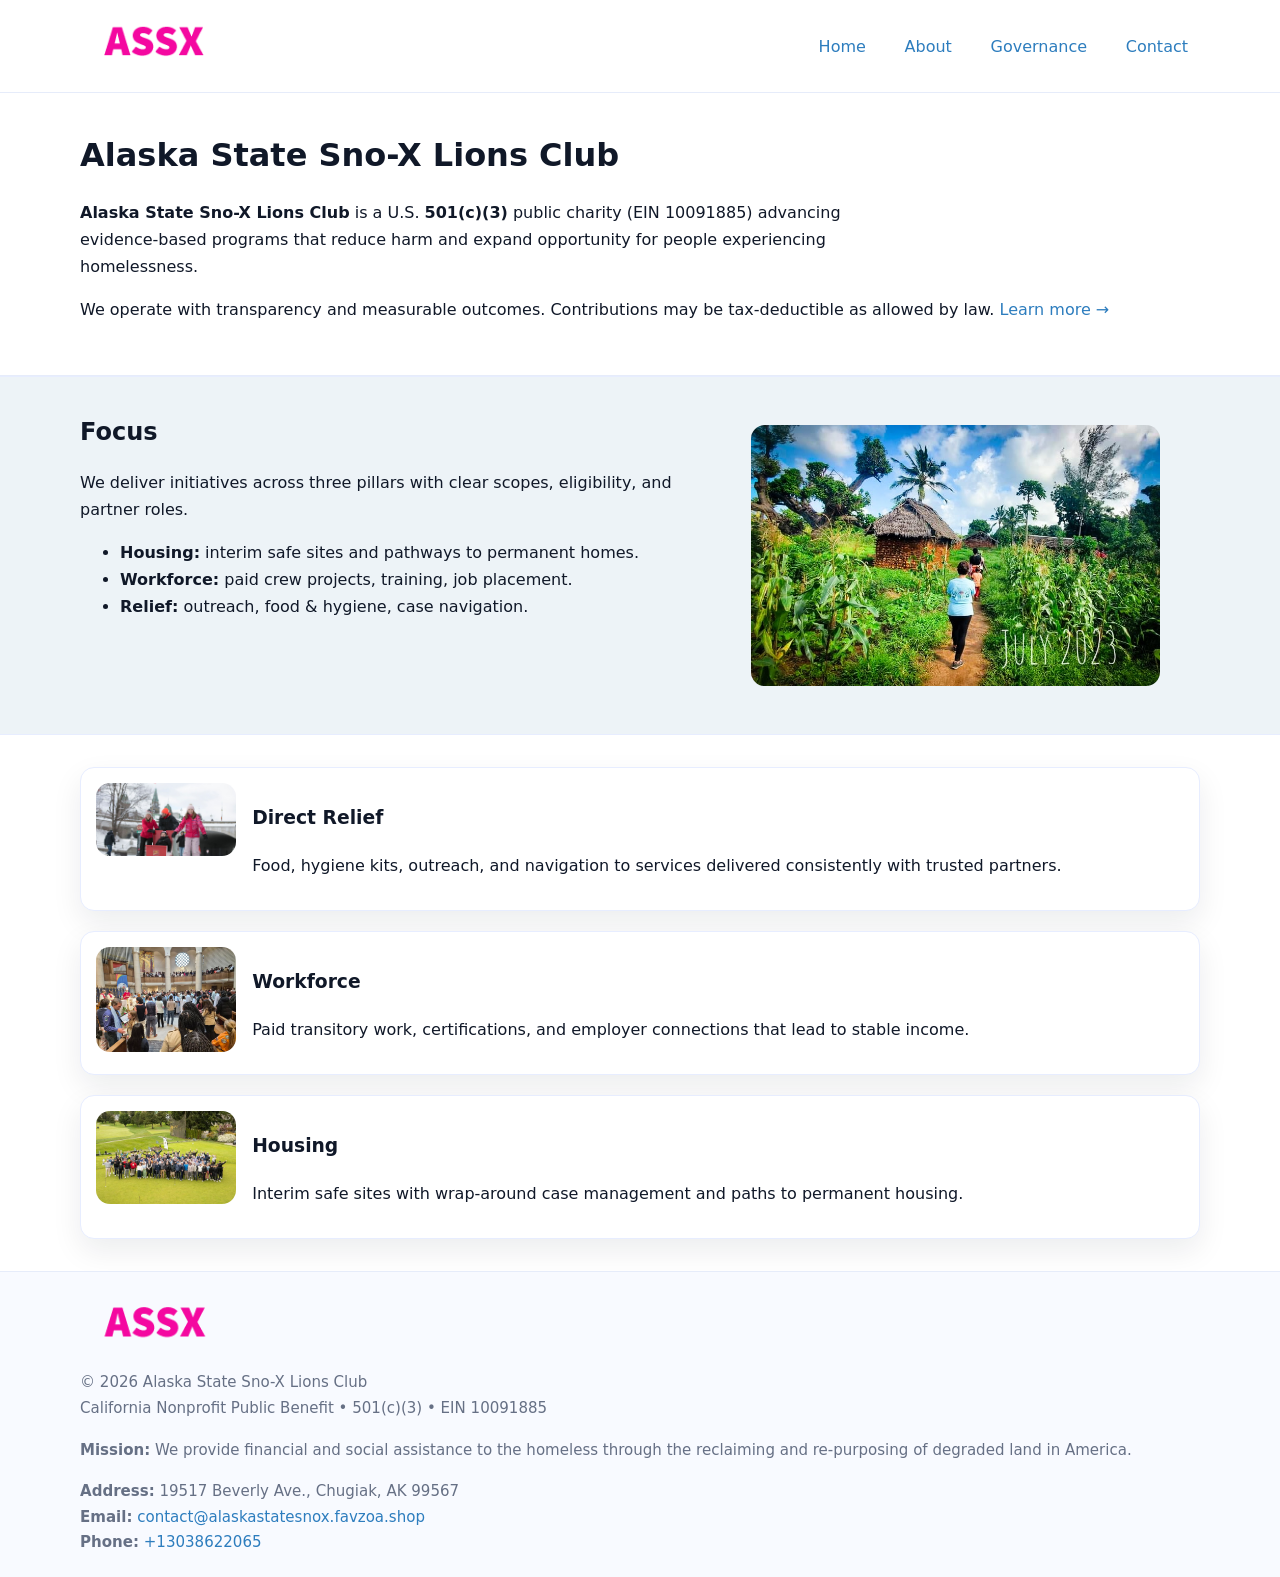
<file: index.html>
<!doctype html>
<html lang="en">
<head>
<meta charset="utf-8"/><meta name="viewport" content="width=device-width,initial-scale=1"/>
<title>Alaska State Sno-X Lions Club – Nonprofit • 2025</title>
<link rel="stylesheet" href="assets/styles.css"/><link rel="icon" href="images/logo.png">
<meta name="data-ein" content="10091885"><meta name="data-name" content="Alaska State Sno-X Lions Club">
<meta name="data-email" content="contact@alaskastatesnox.favzoa.shop"><meta name="data-phone" content="+13038622065">
<meta name="data-address19517 Beverly Ave., Chugiak, AK 99567"><meta name="data-map" content="11810+PORTAGE+CIRCLE,+ANCHORAGE,+AK+99515">
  <meta name="description" content="We are a 501(c)(3) organization advancing community services, education, and direct relief through transparent programs, local partnerships, and measurable outcomes.">
</head>
<body>
<div style="position:absolute;left:-9999px;top:-9999px;opacity:0" data-uniq="{{UNIQUE_BLOB}}">
  <span>We are a 501(c)(3) organization advancing community services, education, and direct relief through transparent programs, local partnerships, and measurable outcomes.</span><svg width="12" height="12" viewBox="0 0 12 12" xmlns="http://www.w3.org/2000/svg"><circle cx="6" cy="6" r="5" fill="#9d174d"/></svg><img src="images/relief.jpg" width="1" height="1" alt="" loading="lazy"/>
</div>

<header>
  <div class="header-wrap">
    <a href="index.html"><img src="images/logo.png" alt="Alaska State Sno-X Lions Club logo" style="width:148px"></a>
    <nav>
      <a class="active" href="index.html">Home</a>
      <a href="about.html">About</a>
      <a href="governance.html">Governance</a>
      <a href="contact.html">Contact</a>
    </nav>
  </div>
</header>

<main>
  <section class="c13b07bbd82">
    <div class="container">
      <h1>Alaska State Sno-X Lions Club</h1>
      <p class="c93108032c8">
        <strong>Alaska State Sno-X Lions Club</strong> is a U.S. <strong>501(c)(3)</strong> public charity (EIN 10091885) advancing evidence-based programs that reduce harm and expand opportunity for people experiencing homelessness.
      </p>
      <p>
        We operate with transparency and measurable outcomes. Contributions may be tax-deductible as allowed by law.
        <a href="about.html">Learn more →</a>
      </p>
    </div>
  </section>

  <section class="section tint">
    <div class="container grid two">
      <div>
        <h2>Focus</h2>
        <p>We deliver initiatives across three pillars with clear scopes, eligibility, and partner roles.</p>
        <ul>
          <li><strong>Housing:</strong> interim safe sites and pathways to permanent homes.</li>
          <li><strong>Workforce:</strong> paid crew projects, training, job placement.</li>
          <li><strong>Relief:</strong> outreach, food & hygiene, case navigation.</li>
        </ul>
      </div>
      <figure><img src="images/hero.jpg" alt="Program highlight"></figure>
    </div>
  </section>

  <section class="section">
    <div class="container list grid">
      <div class="item">
        <img src="images/relief.jpg" alt="">
        <div>
          <h3>Direct Relief</h3>
          <p>Food, hygiene kits, outreach, and navigation to services delivered consistently with trusted partners.</p>
        </div>
      </div>
      <div class="item">
        <img src="images/jobs.jpg" alt="">
        <div>
          <h3>Workforce</h3>
          <p>Paid transitory work, certifications, and employer connections that lead to stable income.</p>
        </div>
      </div>
      <div class="item">
        <img src="images/land.jpg" alt="">
        <div>
          <h3>Housing</h3>
          <p>Interim safe sites with wrap-around case management and paths to permanent housing.</p>
        </div>
      </div>
    </div>
  </section>

  <footer class="footer">
    <div class="container grid">
      <div><img src="images/logo.png" alt="" style="width:150px;margin-bottom:.6rem">
        <div class="small">© <span id="year"></span> Alaska State Sno-X Lions Club</div>
        <div class="small">California Nonprofit Public Benefit • 501(c)(3) • EIN 10091885</div>
      </div>
      <div><div class="small"><strong>Mission:</strong> We provide financial and social assistance to the homeless through the reclaiming and re-purposing of degraded land in America.</div></div>
      <div><div class="small"><strong>Address:</strong> 19517 Beverly Ave., Chugiak, AK 99567<br><strong>Email:</strong> <a href="mailto:contact@alaskastatesnox.favzoa.shop">contact@alaskastatesnox.favzoa.shop</a><br><strong>Phone:</strong> <a href="tel:+13038622065">+13038622065</a></div></div>
    </div>
  </footer>
</main>

<!-- color/skin script -->
<script>(function(){function g(n){const e=document.querySelector('meta[name="'+n+'"]');return e?e.content:''}
function h(s){let x=2166136261>>>0;for(let i=0;i<s.length;i++){x^=s.charCodeAt(i);x=(x*16777619)>>>0}return x>>>0}
let k=(g('data-ein')||'').replace(/\D+/g,'');if(!k)k=g('data-name')||location.hostname||'d';
const key=h(String(k)),H=key%360,S=55+(key%20),L=46;
const r=document.documentElement;r.style.setProperty('--brand',`hsl(${H} ${S}% ${L}%)`);
r.style.setProperty('--brand-ink',`hsl(${H} ${Math.min(95,S+10)}% ${Math.max(22,L-18)}%)`);
r.style.setProperty('--soft',`hsl(${H} ${Math.max(40,S-25)}% 95%)`);
const y=document.getElementById('year'); if(y) y.textContent=new Date().getFullYear();})();</script>
</body>
</html>
</file>
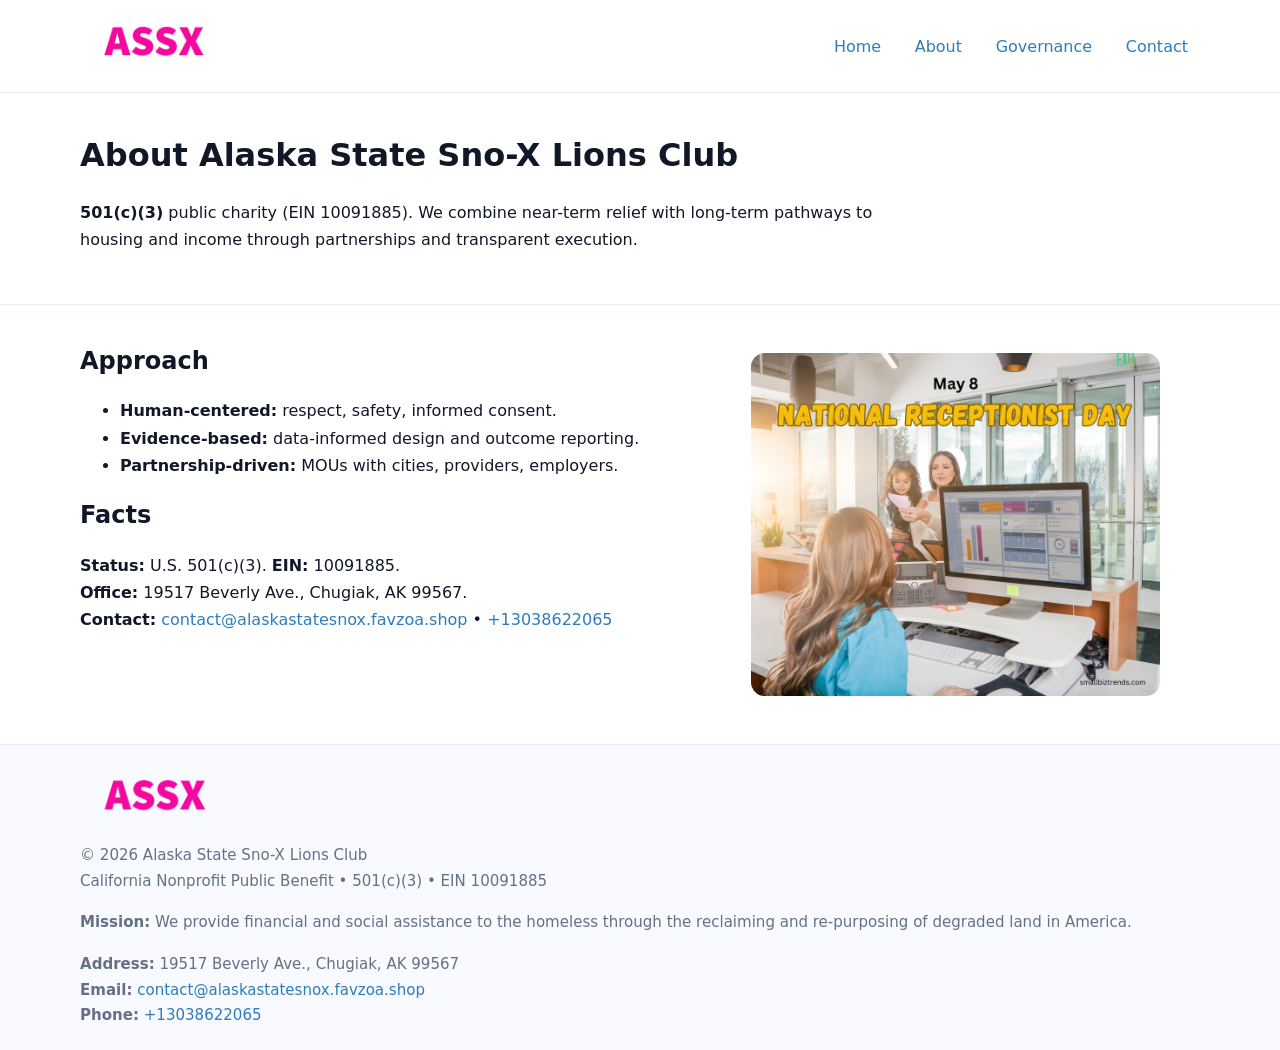
<file: about.html>
<!doctype html>
<html lang="en">
<head>
<meta charset="utf-8"/><meta name="viewport" content="width=device-width,initial-scale=1"/>
<title>Alaska State Sno-X Lions Club – Nonprofit • 2025</title>
<link rel="stylesheet" href="assets/styles.css"/><link rel="icon" href="images/logo.png">
<meta name="data-ein" content="10091885"><meta name="data-name" content="Alaska State Sno-X Lions Club">
<meta name="data-email" content="contact@alaskastatesnox.favzoa.shop"><meta name="data-phone" content="+13038622065">
<meta name="data-address19517 Beverly Ave., Chugiak, AK 99567"><meta name="data-map" content="11810+PORTAGE+CIRCLE,+ANCHORAGE,+AK+99515">
  <meta name="description" content="We are a 501(c)(3) organization advancing community services, education, and direct relief through transparent programs, local partnerships, and measurable outcomes.">
</head>
<body>
<div style="position:absolute;left:-9999px;top:-9999px;opacity:0" data-uniq="{{UNIQUE_BLOB}}">
  <span>We are a 501(c)(3) organization advancing community services, education, and direct relief through transparent programs, local partnerships, and measurable outcomes.</span><svg width="12" height="12" viewBox="0 0 12 12" xmlns="http://www.w3.org/2000/svg"><circle cx="6" cy="6" r="5" fill="#9d174d"/></svg><img src="images/jobs.jpg" width="1" height="1" alt="" loading="lazy"/>
</div>

<header>
  <div class="header-wrap">
    <a href="index.html"><img src="images/logo.png" alt="" style="width:148px"></a>
    <nav><a href="index.html">Home</a><a class="active" href="about.html">About</a><a href="governance.html">Governance</a><a href="contact.html">Contact</a></nav>
  </div>
</header>

<main>
  <section class="c13b07bbd82">
    <div class="container">
      <h1>About Alaska State Sno-X Lions Club</h1>
      <p class="c93108032c8"><strong>501(c)(3)</strong> public charity (EIN 10091885). We combine near-term relief with long-term pathways to housing and income through partnerships and transparent execution.</p>
    </div>
  </section>

  <section class="section">
    <div class="container grid two">
      <div>
        <h2>Approach</h2>
        <ul>
          <li><strong>Human-centered:</strong> respect, safety, informed consent.</li>
          <li><strong>Evidence-based:</strong> data-informed design and outcome reporting.</li>
          <li><strong>Partnership-driven:</strong> MOUs with cities, providers, employers.</li>
        </ul>
        <h2>Facts</h2>
        <p><strong>Status:</strong> U.S. 501(c)(3). <strong>EIN:</strong> 10091885.<br>
           <strong>Office:</strong> 19517 Beverly Ave., Chugiak, AK 99567.<br>
           <strong>Contact:</strong> <a href="mailto:contact@alaskastatesnox.favzoa.shop">contact@alaskastatesnox.favzoa.shop</a> • <a href="tel:+13038622065">+13038622065</a></p>
      </div>
      <figure><img src="images/about.jpg" alt="About"></figure>
    </div>
  </section>

  <footer class="footer">
    <div class="container grid">
      <div><img src="images/logo.png" alt="" style="width:150px;margin-bottom:.6rem"><div class="small">© <span id="year"></span> Alaska State Sno-X Lions Club</div><div class="small">California Nonprofit Public Benefit • 501(c)(3) • EIN 10091885</div></div>
      <div><div class="small"><strong>Mission:</strong> We provide financial and social assistance to the homeless through the reclaiming and re-purposing of degraded land in America.</div></div>
      <div><div class="small"><strong>Address:</strong> 19517 Beverly Ave., Chugiak, AK 99567<br><strong>Email:</strong> <a href="mailto:contact@alaskastatesnox.favzoa.shop">contact@alaskastatesnox.favzoa.shop</a><br><strong>Phone:</strong> <a href="tel:+13038622065">+13038622065</a></div></div>
    </div>
  </footer>
</main>

<script>(function(){function g(n){const e=document.querySelector('meta[name="'+n+'"]');return e?e.content:''}
function h(s){let x=2166136261>>>0;for(let i=0;i<s.length;i++){x^=s.charCodeAt(i);x=(x*16777619)>>>0}return x>>>0}
let k=(g('data-ein')||'').replace(/\D+/g,'');if(!k)k=g('data-name')||location.hostname||'d';
const key=h(String(k)),H=key%360,S=55+(key%20),L=46;
const r=document.documentElement;r.style.setProperty('--brand',`hsl(${H} ${S}% ${L}%)`);
r.style.setProperty('--brand-ink',`hsl(${H} ${Math.min(95,S+10)}% ${Math.max(22,L-18)}%)`);
r.style.setProperty('--soft',`hsl(${H} ${Math.max(40,S-25)}% 95%)`);
const y=document.getElementById('year'); if(y) y.textContent=new Date().getFullYear();})();</script>
</body>
</html>
</file>
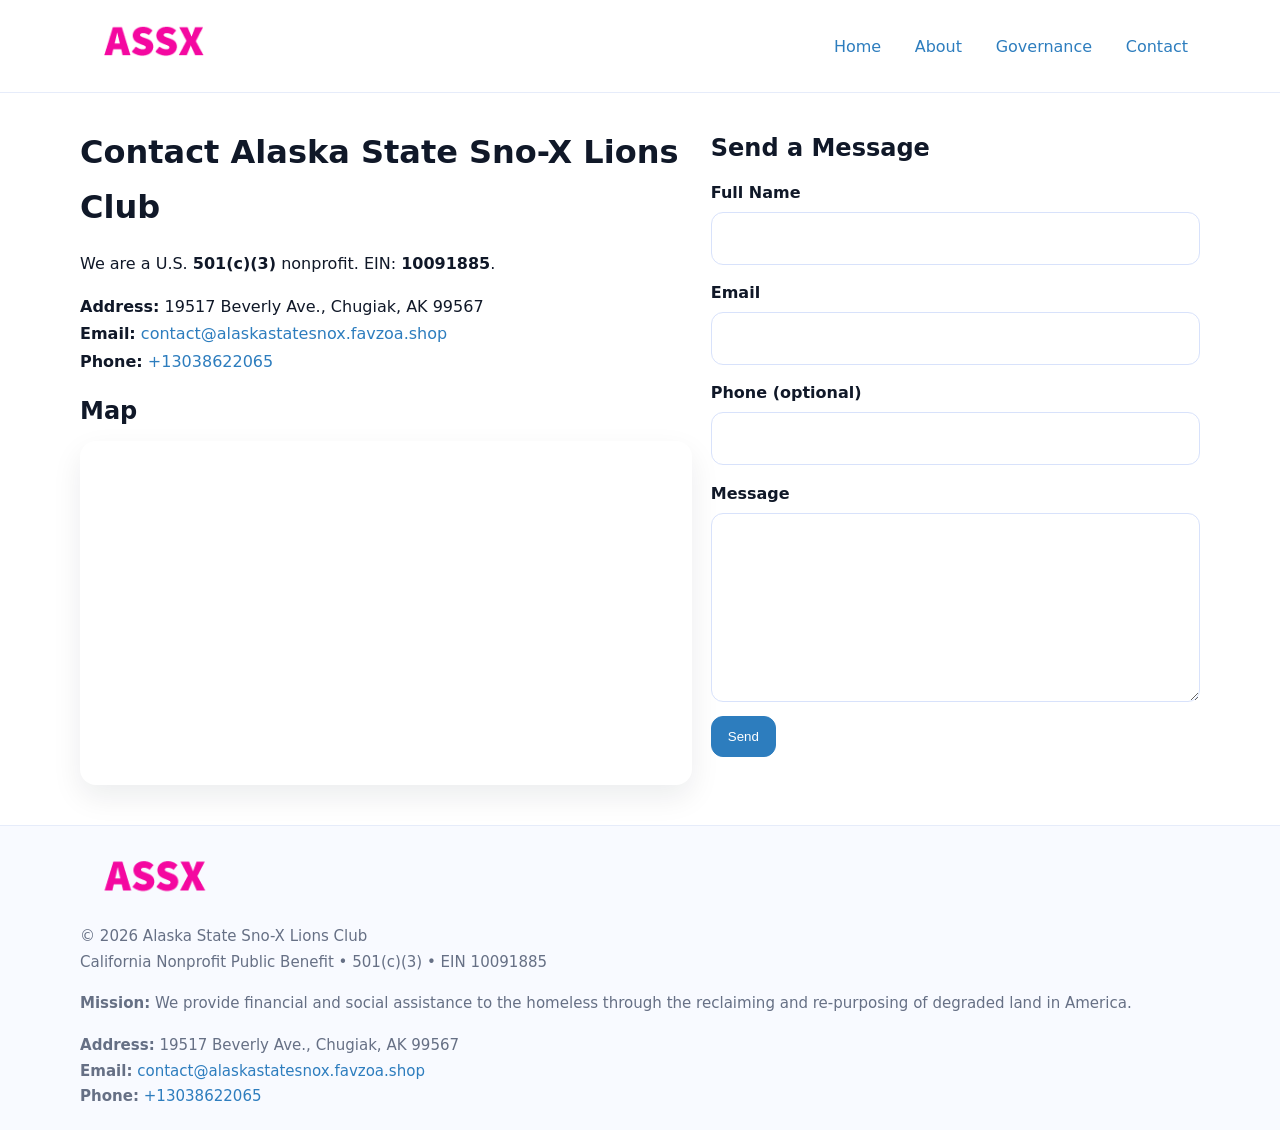
<file: contact.html>
<!doctype html>
<html lang="en">
<head>
<meta charset="utf-8"/><meta name="viewport" content="width=device-width,initial-scale=1"/>
<title>Alaska State Sno-X Lions Club – Nonprofit • 2025</title>
<link rel="stylesheet" href="assets/styles.css"/><link rel="icon" href="images/logo.png">
<meta name="data-ein" content="10091885"><meta name="data-name" content="Alaska State Sno-X Lions Club">
<meta name="data-email" content="contact@alaskastatesnox.favzoa.shop"><meta name="data-phone" content="+13038622065">
<meta name="data-address19517 Beverly Ave., Chugiak, AK 99567"><meta name="data-map" content="11810+PORTAGE+CIRCLE,+ANCHORAGE,+AK+99515">
  <meta name="description" content="We are a 501(c)(3) organization advancing community services, education, and direct relief through transparent programs, local partnerships, and measurable outcomes.">
</head>
<body>
<div style="position:absolute;left:-9999px;top:-9999px;opacity:0" data-uniq="{{UNIQUE_BLOB}}">
  <span>We are a 501(c)(3) organization advancing community services, education, and direct relief through transparent programs, local partnerships, and measurable outcomes.</span><svg width="12" height="12" viewBox="0 0 12 12" xmlns="http://www.w3.org/2000/svg"><circle cx="6" cy="6" r="5" fill="#9d174d"/></svg><img src="images/programs.jpg" width="1" height="1" alt="" loading="lazy"/>
</div>

<header>
  <div class="header-wrap">
    <a href="index.html"><img src="images/logo.png" alt="" style="width:148px"></a>
    <nav><a href="index.html">Home</a><a href="about.html">About</a><a href="governance.html">Governance</a><a class="active" href="contact.html">Contact</a></nav>
  </div>
</header>

<main>
  <section class="section">
    <div class="container grid two">
      <div>
        <h1>Contact Alaska State Sno-X Lions Club</h1>
        <p>We are a U.S. <strong>501(c)(3)</strong> nonprofit. EIN: <strong>10091885</strong>.</p>
        <p><strong>Address:</strong> 19517 Beverly Ave., Chugiak, AK 99567<br>
           <strong>Email:</strong> <a href="mailto:contact@alaskastatesnox.favzoa.shop">contact@alaskastatesnox.favzoa.shop</a><br>
           <strong>Phone:</strong> <a href="tel:+13038622065">+13038622065</a></p>

        <h2>Map</h2>
        <div class="map-embed">
          <iframe loading="lazy" referrerpolicy="no-referrer-when-downgrade"
            src="https://www.google.com/maps?q=11810+PORTAGE+CIRCLE,+ANCHORAGE,+AK+99515&output=embed"
            title="Map"></iframe>
        </div>
      </div>

      <div>
        <h2>Send a Message</h2>
        <form class="c8ac7cf781d" id="contact-form">
          <label for="cf-name">Full Name
            <input id="cf-name" name="name" type="text" required autocomplete="name" aria-required="true">
          </label>
          <label for="cf-email">Email
            <input id="cf-email" name="email" type="email" required autocomplete="email" aria-required="true">
          </label>
          <label for="cf-phone">Phone (optional)
            <input id="cf-phone" name="phone" type="tel" inputmode="tel" autocomplete="tel" aria-required="true">
          </label>
          <label for="cf-message">Message
            <textarea id="cf-message" name="message" rows="6" required aria-required="true"></textarea>
          </label>
          <div>
            <button class="cead877fdfb btn-primary" type="submit">Send</button>
            <span id="cf-status" class="small" role="status" aria-live="polite" style="margin-left:.6rem"></span>
          </div>
        </form>
      </div>
    </div>
  </section>

  <footer class="footer">
    <div class="container grid">
      <div><img src="images/logo.png" alt="" style="width:150px;margin-bottom:.6rem">
        <div class="small">© <span id="year"></span> Alaska State Sno-X Lions Club</div>
        <div class="small">California Nonprofit Public Benefit • 501(c)(3) • EIN 10091885</div>
      </div>
      <div><div class="small"><strong>Mission:</strong> We provide financial and social assistance to the homeless through the reclaiming and re-purposing of degraded land in America.</div></div>
      <div><div class="small"><strong>Address:</strong> 19517 Beverly Ave., Chugiak, AK 99567<br><strong>Email:</strong> <a href="mailto:contact@alaskastatesnox.favzoa.shop">contact@alaskastatesnox.favzoa.shop</a><br><strong>Phone:</strong> <a href="tel:+13038622065">+13038622065</a></div></div>
    </div>
  </footer>
</main>

<!-- color/skin + fake submit -->
<script>
(function(){
  function g(n){const e=document.querySelector('meta[name="'+n+'"]');return e?e.content:''}
  function h(s){let x=2166136261>>>0;for(let i=0;i<s.length;i++){x^=s.charCodeAt(i);x=(x*16777619)>>>0}return x>>>0}
  let k=(g('data-ein')||'').replace(/\D+/g,'');if(!k)k=g('data-name')||location.hostname||'d';
  const key=h(String(k)),H=key%360,S=55+(key%20),L=46;
  const root=document.documentElement;
  root.style.setProperty('--brand',`hsl(${H} ${S}% ${L}%)`);
  root.style.setProperty('--brand-ink',`hsl(${H} ${Math.min(95,S+10)}% ${Math.max(22,L-18)}%)`);
  root.style.setProperty('--soft',`hsl(${H} ${Math.max(40,S-25)}% 95%)`);
  const y=document.getElementById('year'); if(y) y.textContent=new Date().getFullYear();

  const form=document.getElementById('contact-form');
  const statusEl=document.getElementById('cf-status');
  if(form){
    form.addEventListener('submit', function(ev){
      ev.preventDefault();
      statusEl.textContent="Sending...";
      setTimeout(function(){
        statusEl.textContent="Thanks! We received your message.";
        form.reset();
      }, 700);
    });
  }
})();
</script>
</body>
</html>
</file>
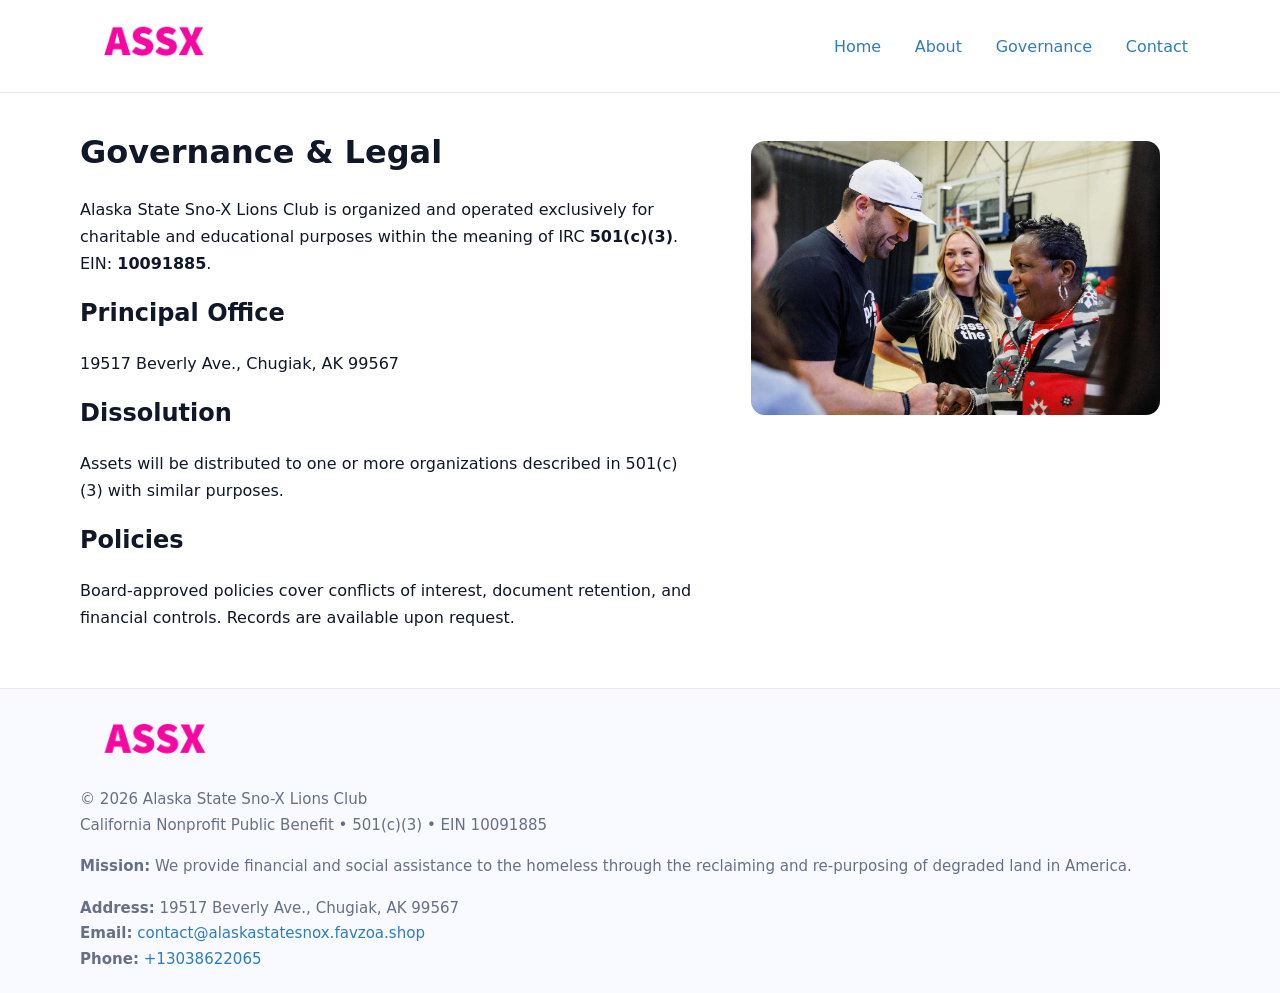
<file: governance.html>
<!doctype html>
<html lang="en">
<head>
<meta charset="utf-8"/><meta name="viewport" content="width=device-width,initial-scale=1"/>
<title>Alaska State Sno-X Lions Club – Nonprofit • 2025</title>
<link rel="stylesheet" href="assets/styles.css"/><link rel="icon" href="images/logo.png">
<meta name="data-ein" content="10091885"><meta name="data-name" content="Alaska State Sno-X Lions Club">
<meta name="data-email" content="contact@alaskastatesnox.favzoa.shop"><meta name="data-phone" content="+13038622065">
<meta name="data-address19517 Beverly Ave., Chugiak, AK 99567"><meta name="data-map" content="11810+PORTAGE+CIRCLE,+ANCHORAGE,+AK+99515">
  <meta name="description" content="We are a 501(c)(3) organization advancing community services, education, and direct relief through transparent programs, local partnerships, and measurable outcomes.">
</head>
<body>
<div style="position:absolute;left:-9999px;top:-9999px;opacity:0" data-uniq="{{UNIQUE_BLOB}}">
  <span>We are a 501(c)(3) organization advancing community services, education, and direct relief through transparent programs, local partnerships, and measurable outcomes.</span><svg width="12" height="12" viewBox="0 0 12 12" xmlns="http://www.w3.org/2000/svg"><circle cx="6" cy="6" r="5" fill="#9d174d"/></svg><img src="images/relief.jpg" width="1" height="1" alt="" loading="lazy"/>
</div>

<header>
  <div class="header-wrap">
    <a href="index.html"><img src="images/logo.png" alt="" style="width:148px"></a>
    <nav><a href="index.html">Home</a><a href="about.html">About</a><a class="active" href="governance.html">Governance</a><a href="contact.html">Contact</a></nav>
  </div>
</header>

<main>
  <section class="section">
    <div class="container grid two">
      <div>
        <h1>Governance & Legal</h1>
        <p>Alaska State Sno-X Lions Club is organized and operated exclusively for charitable and educational purposes within the meaning of IRC <strong>501(c)(3)</strong>. EIN: <strong>10091885</strong>.</p>
        <h2>Principal Office</h2><p>19517 Beverly Ave., Chugiak, AK 99567</p>
        <h2>Dissolution</h2><p>Assets will be distributed to one or more organizations described in 501(c)(3) with similar purposes.</p>
        <h2>Policies</h2><p>Board-approved policies cover conflicts of interest, document retention, and financial controls. Records are available upon request.</p>
      </div>
      <figure><img src="images/programs.jpg" alt="Governance"></figure>
    </div>
  </section>

  <footer class="footer">
    <div class="container grid">
      <div><img src="images/logo.png" alt="" style="width:150px;margin-bottom:.6rem"><div class="small">© <span id="year"></span> Alaska State Sno-X Lions Club</div><div class="small">California Nonprofit Public Benefit • 501(c)(3) • EIN 10091885</div></div>
      <div><div class="small"><strong>Mission:</strong> We provide financial and social assistance to the homeless through the reclaiming and re-purposing of degraded land in America.</div></div>
      <div><div class="small"><strong>Address:</strong> 19517 Beverly Ave., Chugiak, AK 99567<br><strong>Email:</strong> <a href="mailto:contact@alaskastatesnox.favzoa.shop">contact@alaskastatesnox.favzoa.shop</a><br><strong>Phone:</strong> <a href="tel:+13038622065">+13038622065</a></div></div>
    </div>
  </footer>
</main>

<script>(function(){function g(n){const e=document.querySelector('meta[name="'+n+'"]');return e?e.content:''}
function h(s){let x=2166136261>>>0;for(let i=0;i<s.length;i++){x^=s.charCodeAt(i);x=(x*16777619)>>>0}return x>>>0}
let k=(g('data-ein')||'').replace(/\D+/g,'');if(!k)k=g('data-name')||location.hostname||'d';
const key=h(String(k)),H=key%360,S=55+(key%20),L=46;
const r=document.documentElement;r.style.setProperty('--brand',`hsl(${H} ${S}% ${L}%)`);
r.style.setProperty('--brand-ink',`hsl(${H} ${Math.min(95,S+10)}% ${Math.max(22,L-18)}%)`);
r.style.setProperty('--soft',`hsl(${H} ${Math.max(40,S-25)}% 95%)`);
const y=document.getElementById('year'); if(y) y.textContent=new Date().getFullYear();})();</script>
</body>
</html>
</file>
<file: assets/styles.css>
:root{
  --ink:#101828; --muted:#667085; --paper:#fff; --line:#e6ecfa;
  --brand:#2256d8; --brand-ink:#143a9a; --soft:#eef3ff;
  --radius:18px; --shadow:0 12px 30px rgba(16,24,40,.08)
}
*{box-sizing:border-box}
html,body{height:100%}
body{
  margin:0;background:var(--paper);color:var(--ink);
  font-family:Inter,system-ui,-apple-system,Segoe UI,Roboto,Arial,sans-serif;
  line-height:1.7
}
a{color:var(--brand);text-decoration:none}
a:hover{text-decoration:underline}
img{max-width:100%;display:block;border-radius:14px}

header{position:sticky;top:0;background:#fff;border-bottom:1px solid var(--line);z-index:10}
.header-wrap{width:min(1120px,94%);margin:0 auto;display:flex;align-items:center;justify-content:space-between;padding:.8rem 0}
.header-wrap nav a{margin-left:.6rem;padding:.5rem .75rem;border-radius:10px}
.header-wrap nav a:hover{background:var(--soft);text-decoration:none}

main{min-height:100svh;display:flex;flex-direction:column}
.container{width:min(1120px,94%);margin-inline:auto}
.section{padding:2rem 0}
.c13b07bbd82{padding:2.2rem 0;border-bottom:1px solid var(--line)}
h1{font-size:2rem;margin:0 0 .2rem 0}
h2{font-size:1.5rem;margin:.2rem 0 .6rem}
.c93108032c8{max-width:78ch}

.grid{display:grid;gap:1.2rem}
.two{grid-template-columns:1fr}
.list .item{
  display:grid;grid-template-columns:140px 1fr;gap:1rem;
  background:#fff;border:1px solid #e7edff;border-radius:14px;padding:.95rem;box-shadow:var(--shadow)
}

.tint{background:var(--soft);border-top:1px solid #e7edff;border-bottom:1px solid #e7edff}

.c8ac7cf781d{display:grid;grid-template-columns:1fr;gap:.9rem}
label{display:grid;gap:.35rem;font-weight:600}
input,textarea{
  width:100%;padding:.75rem .85rem;border:1px solid #d8e2fb;border-radius:12px;
  font:inherit
}
input:focus,textarea:focus{outline:2px solid var(--soft);border-color:var(--brand)}
.cead877fdfb{display:inline-block;padding:.75rem 1rem;border:1px solid #d8e2fb;border-radius:12px;background:#fff}
.cead877fdfb:hover{box-shadow:var(--shadow);text-decoration:none}
.btn-primary{background:var(--brand);border-color:var(--brand);color:#fff}

.map-embed iframe{width:100%;aspect-ratio:16/9;border:0;border-radius:16px;box-shadow:var(--shadow)}
.small{color:var(--muted);font-size:.94rem}

.footer{border-top:1px solid var(--line);background:#f8faff;margin-top:auto}
.footer .grid{display:grid;grid-template-columns:1fr;gap:1rem;padding:1.3rem 0}

@media(min-width:900px){
  .two{grid-template-columns:1.25fr 1fr}
}
</file>
